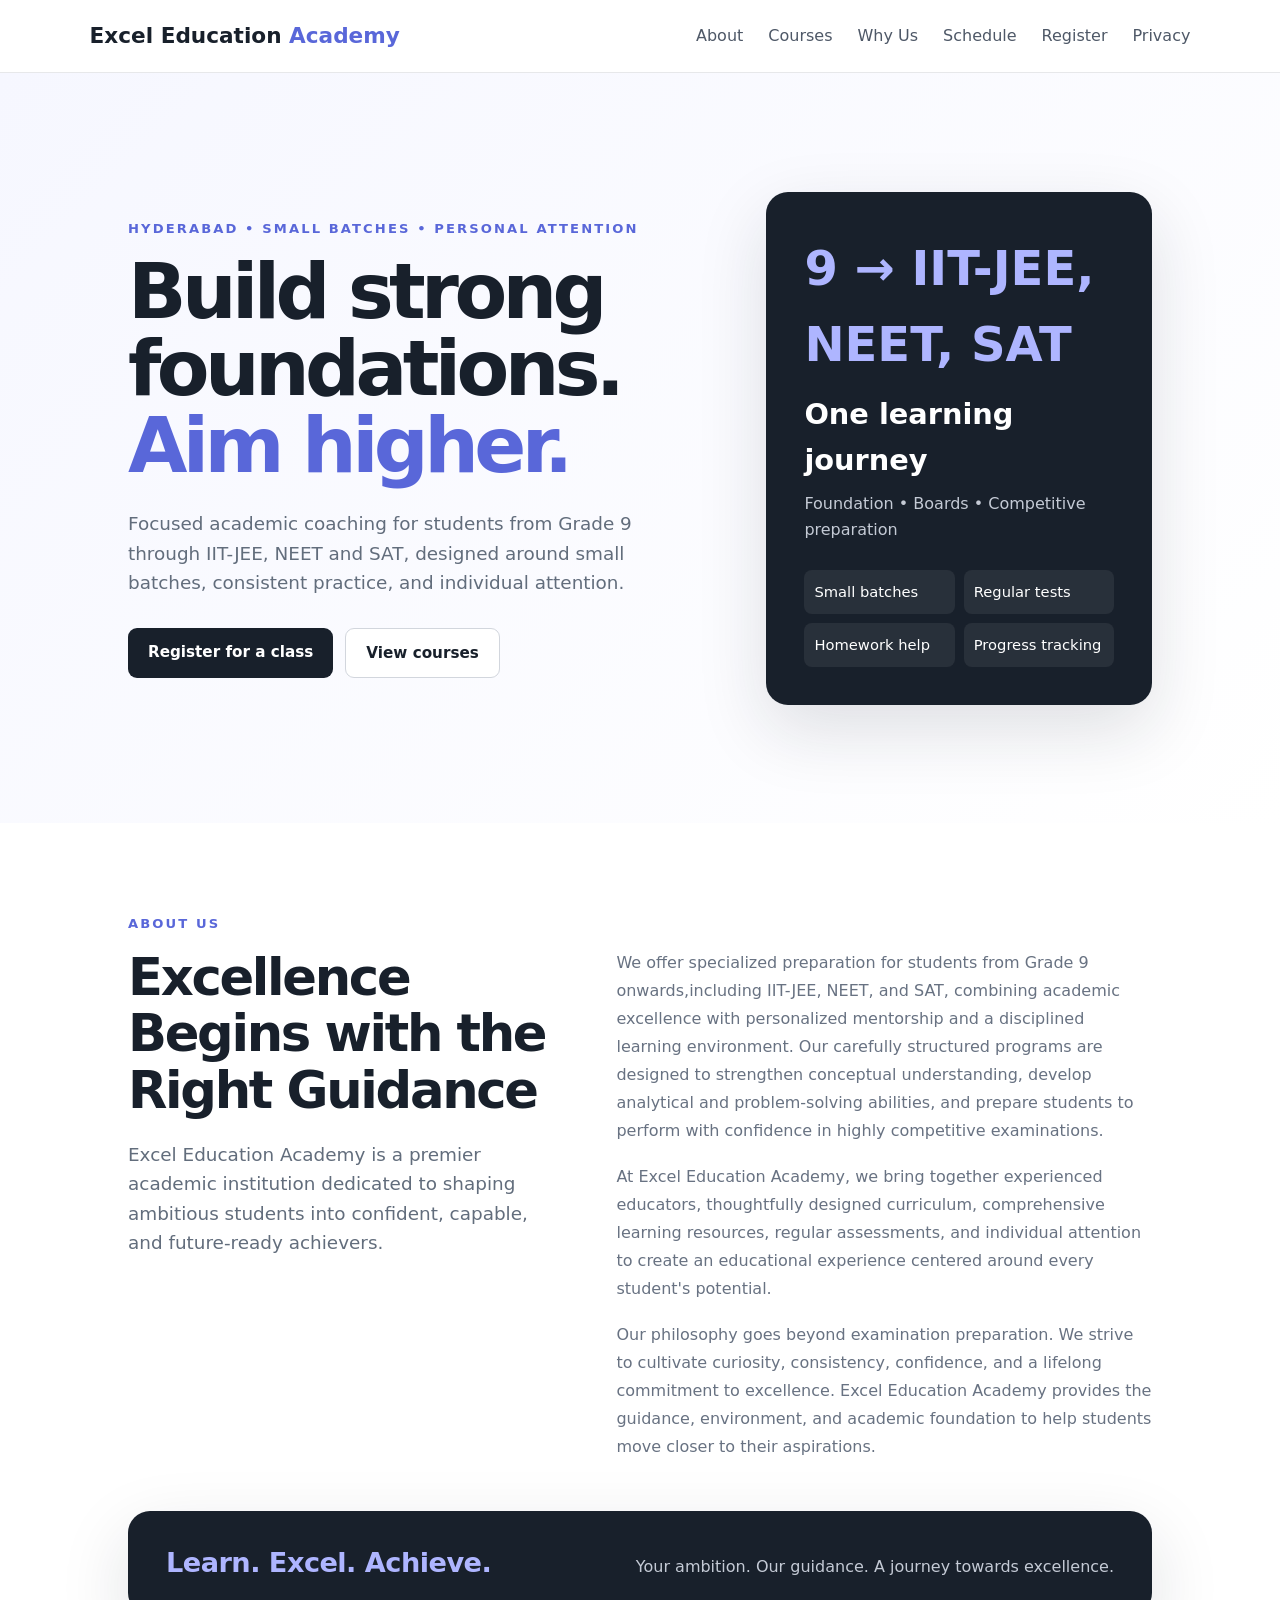
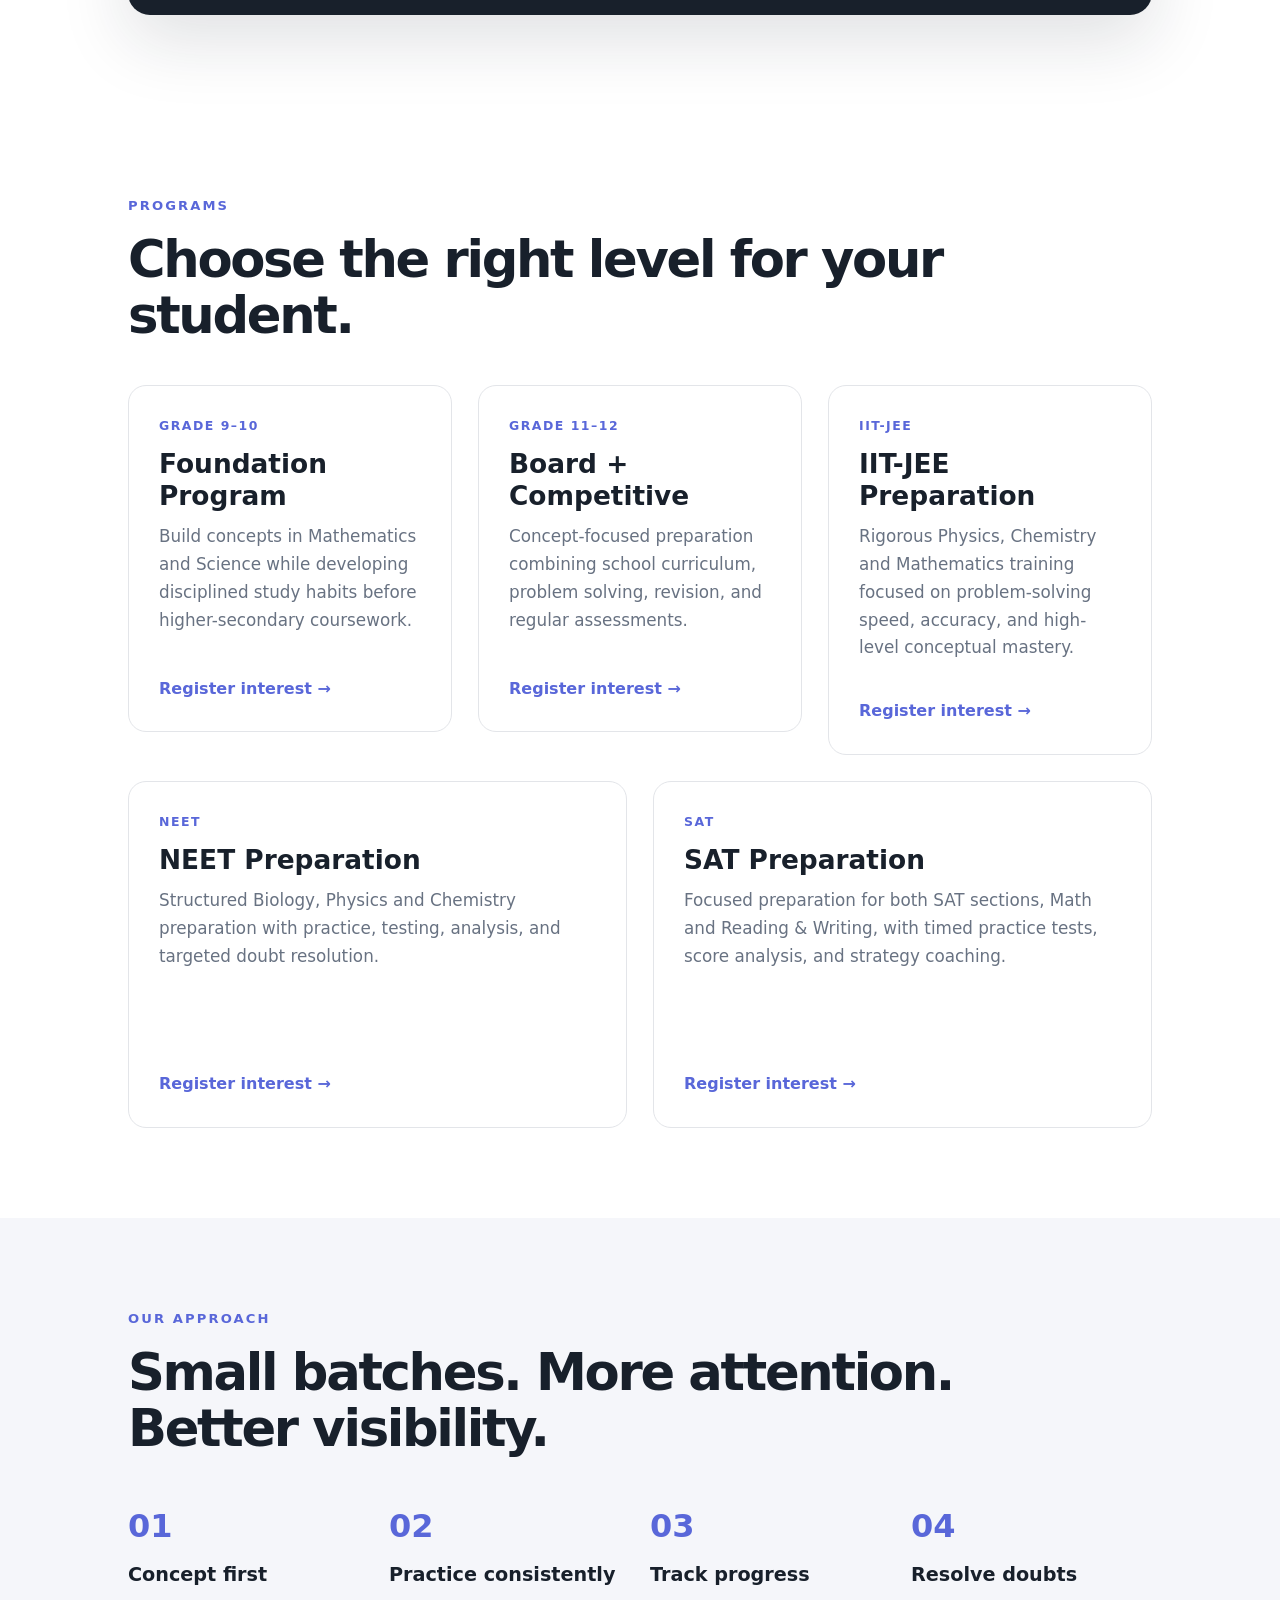
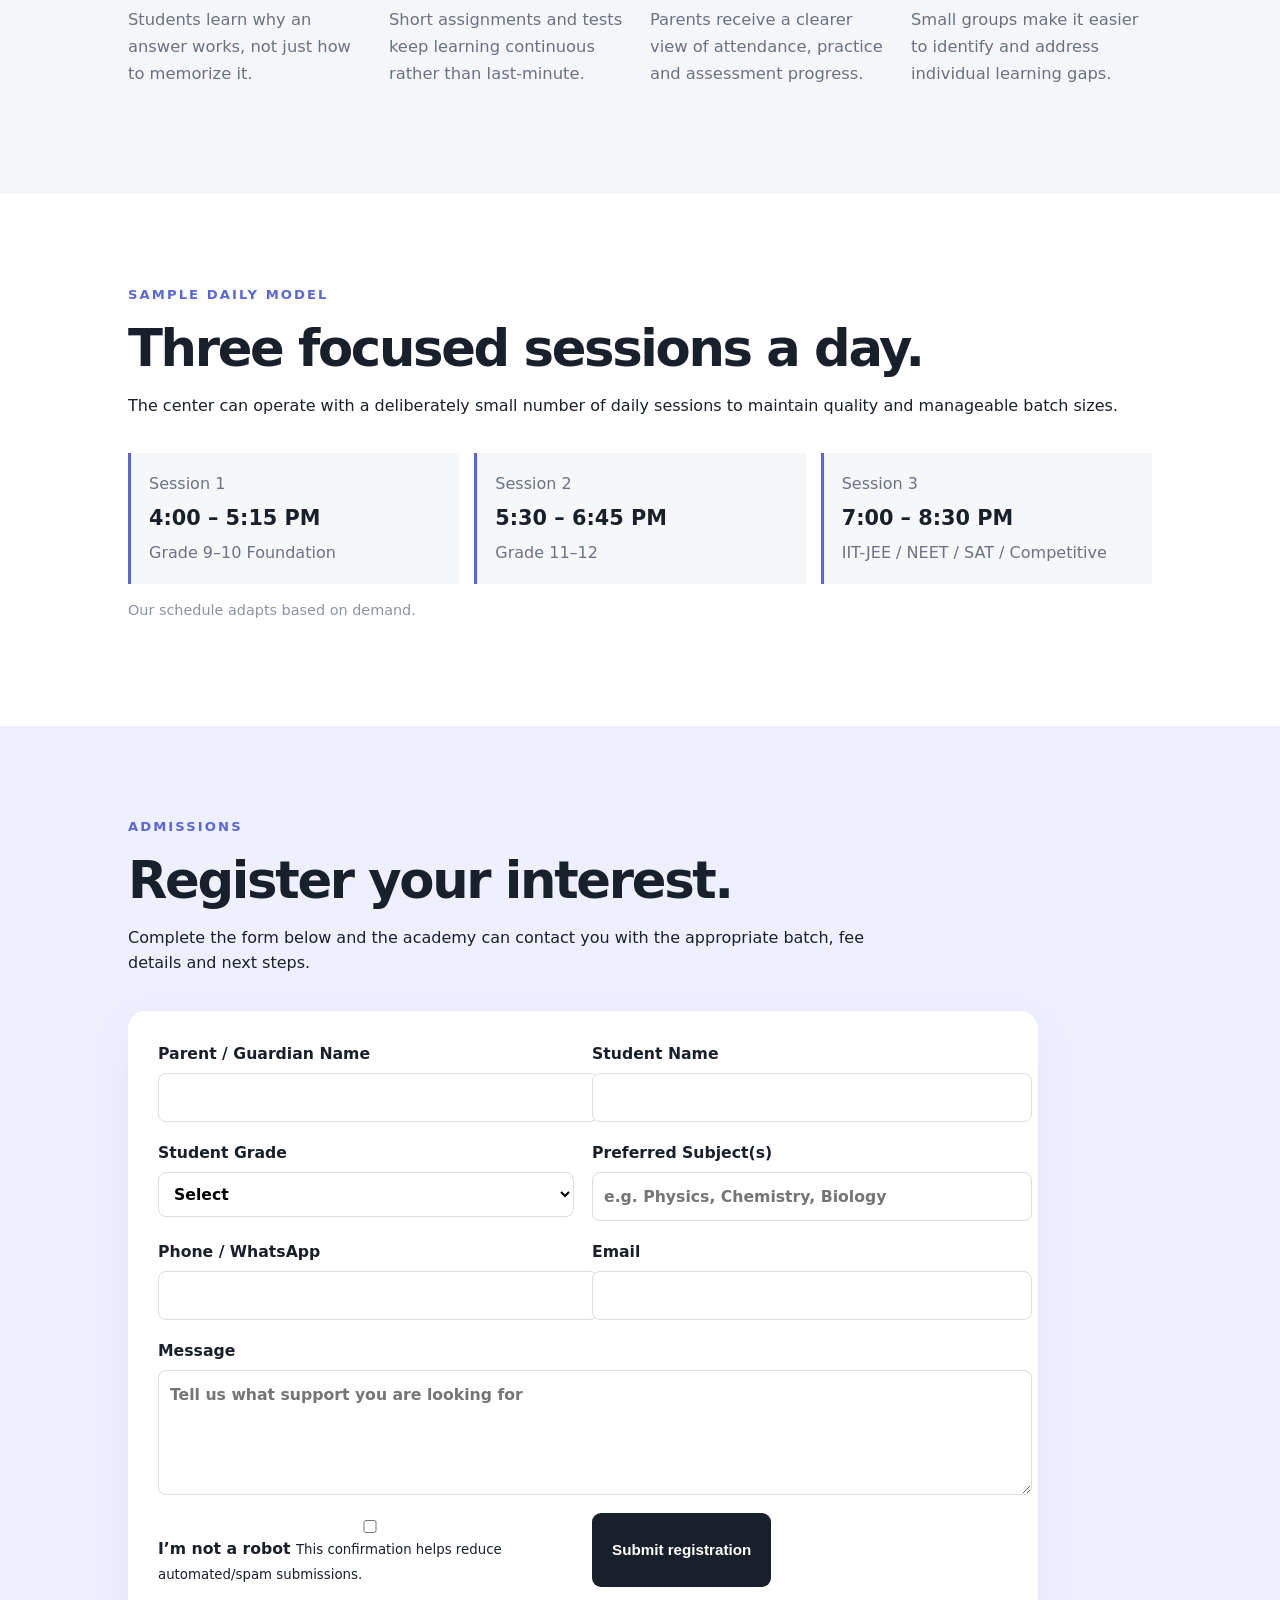
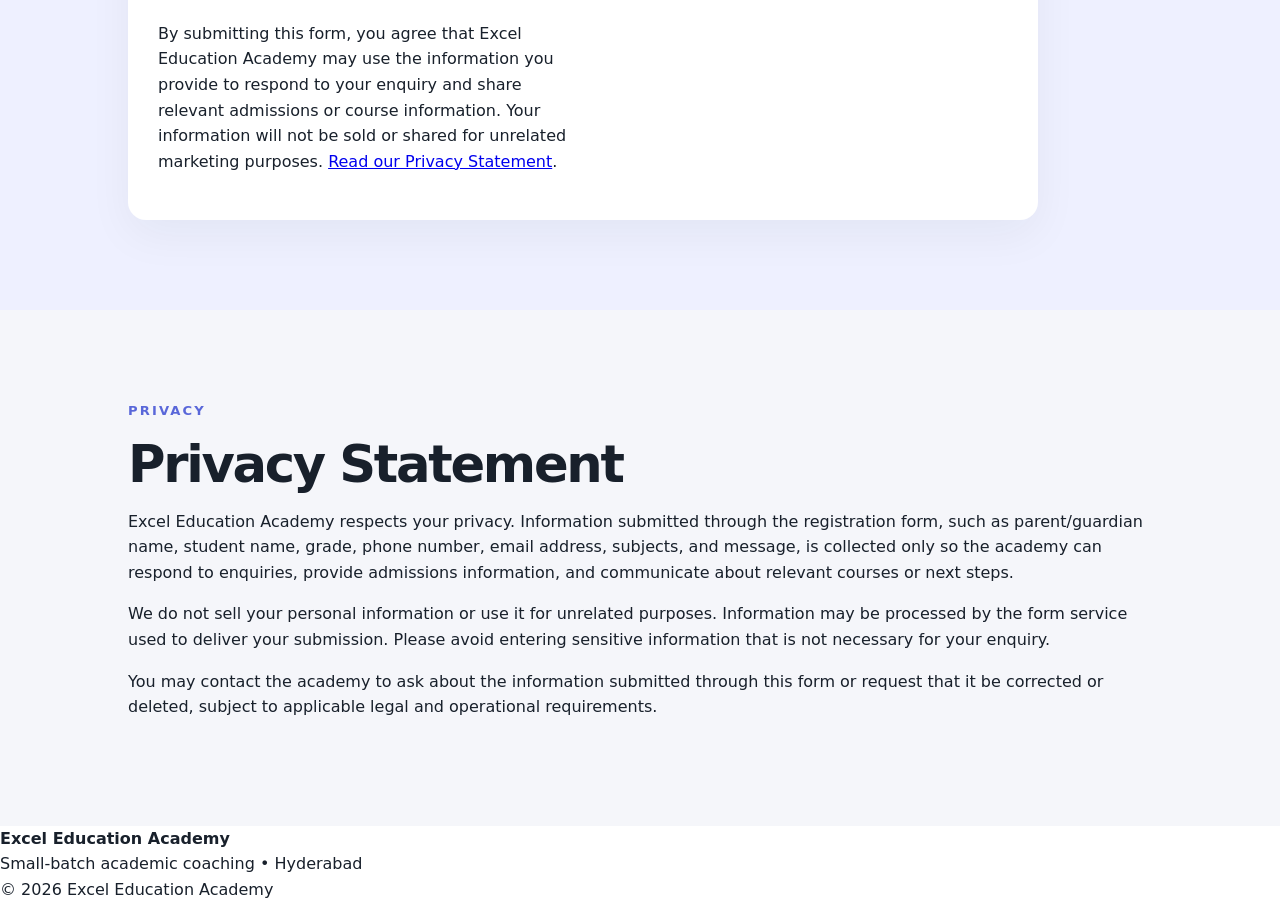
<file: index.html>
<!DOCTYPE html>
<html lang="en">
<head>
<meta charset="UTF-8">
<meta name="viewport" content="width=device-width, initial-scale=1.0">
<meta name="description" content="Small-batch academic coaching for Grade 9 through IIT JEE, NEET and SAT">
<title>Excel Education Academy | Small-Batch Coaching</title>
<link rel="stylesheet" href="style.css">
<style>
  /* Keep "Register interest" aligned at the same position on every card,
     regardless of how long each card's description text is. */
  #courses .cards {
    display: flex;
    flex-wrap: wrap;
    align-items: stretch;
  }
  #courses .cards article {
    display: flex;
    flex-direction: column;
    flex: 1 1 260px;
  }
  #courses .cards article a {
    margin-top: auto;
    padding-top: 12px;
  }
</style>

  <script src="https://www.google.com/recaptcha/api.js" async defer></script>
</head>
<body>
<header>
  <div class="brand">Excel Education<span> Academy</span></div>
  <nav>
    <a href="#about">About</a>
    <a href="#courses">Courses</a>
    <a href="#why">Why Us</a>
    <a href="#schedule">Schedule</a>
    <a href="#register">Register</a>
      <a href="#privacy">Privacy</a>
  </nav>
</header>

<section class="hero">
  <div>
    <div class="eyebrow">HYDERABAD • SMALL BATCHES • PERSONAL ATTENTION</div>
    <h1>Build strong foundations.<br><em>Aim higher.</em></h1>
    <p>Focused academic coaching for students from Grade 9 through IIT-JEE, NEET and SAT, designed around small batches, consistent practice, and individual attention.</p>
    <div class="buttons">
      <a class="btn dark" href="#register">Register for a class</a>
      <a class="btn light" href="#courses">View courses</a>
    </div>
  </div>
  <div class="hero-box">
    <div class="number">9 → IIT-JEE, NEET, SAT</div>
    <h3>One learning journey</h3>
    <p>Foundation • Boards • Competitive preparation</p>
    <div class="mini-grid"><span>Small batches</span><span>Regular tests</span><span>Homework help</span><span>Progress tracking</span></div>
  </div>
</section>

<section id="about" class="section">
  <div class="eyebrow">ABOUT US</div>
  <div class="about-wrap">
    <div class="about-lead">
      <h2>Excellence Begins with the Right Guidance</h2>
      <p class="lede">Excel Education Academy is a premier academic institution dedicated to shaping ambitious students into confident, capable, and future-ready achievers.</p>
    </div>
    <div class="about-body">
      <p>We offer specialized preparation for students from Grade 9 onwards,including IIT-JEE, NEET, and SAT, combining academic excellence with personalized mentorship and a disciplined learning environment. Our carefully structured programs are designed to strengthen conceptual understanding, develop analytical and problem-solving abilities, and prepare students to perform with confidence in highly competitive examinations.</p>
      <p>At Excel Education Academy, we bring together experienced educators, thoughtfully designed curriculum, comprehensive learning resources, regular assessments, and individual attention to create an educational experience centered around every student's potential.</p>
      <p>Our philosophy goes beyond examination preparation. We strive to cultivate curiosity, consistency, confidence, and a lifelong commitment to excellence. Excel Education Academy provides the guidance, environment, and academic foundation to help students move closer to their aspirations.</p>
    </div>
  </div>
  <div class="about-close">
    <p class="motto">Learn. Excel. Achieve.</p>
    <p class="sub">Your ambition. Our guidance. A journey towards excellence.</p>
  </div>
</section>

<section id="courses" class="section">
  <div class="eyebrow">PROGRAMS</div>
  <h2>Choose the right level for your student.</h2>
<div class="cards">
  <article>
    <b>GRADE 9–10</b>
    <h3>Foundation Program</h3>
    <p>Build concepts in Mathematics and Science while developing disciplined study habits before higher-secondary coursework.</p>
    <a href="#register">Register interest →</a>
  </article>

  <article>
    <b>GRADE 11–12</b>
    <h3>Board + Competitive</h3>
    <p>Concept-focused preparation combining school curriculum, problem solving, revision, and regular assessments.</p>
    <a href="#register">Register interest →</a>
  </article>

  <article>
    <b>IIT-JEE</b>
    <h3>IIT-JEE Preparation</h3>
    <p>Rigorous Physics, Chemistry and Mathematics training focused on problem-solving speed, accuracy, and high-level conceptual mastery.</p>
    <a href="#register">Register interest →</a>
  </article>

  <article>
    <b>NEET</b>
    <h3>NEET Preparation</h3>
    <p>Structured Biology, Physics and Chemistry preparation with practice, testing, analysis, and targeted doubt resolution.</p>
    <a href="#register">Register interest →</a>
  </article>

  <article>
    <b>SAT</b>
    <h3>SAT Preparation</h3>
    <p>Focused preparation for both SAT sections, Math and Reading & Writing, with timed practice tests, score analysis, and strategy coaching.</p>
    <a href="#register">Register interest →</a>
  </article>
</div>

</section>

<section id="why" class="section pale">
  <div class="eyebrow">OUR APPROACH</div>
  <h2>Small batches. More attention. Better visibility.</h2>
  <div class="features">
    <div><strong>01</strong><h3>Concept first</h3><p>Students learn why an answer works, not just how to memorize it.</p></div>
    <div><strong>02</strong><h3>Practice consistently</h3><p>Short assignments and tests keep learning continuous rather than last-minute.</p></div>
    <div><strong>03</strong><h3>Track progress</h3><p>Parents receive a clearer view of attendance, practice and assessment progress.</p></div>
    <div><strong>04</strong><h3>Resolve doubts</h3><p>Small groups make it easier to identify and address individual learning gaps.</p></div>
  </div>
</section>

<section id="schedule" class="section">
  <div class="eyebrow">SAMPLE DAILY MODEL</div>
  <h2>Three focused sessions a day.</h2>
  <p class="intro">The center can operate with a deliberately small number of daily sessions to maintain quality and manageable batch sizes.</p>
  <div class="schedule">
    <div><span>Session 1</span><b>4:00 – 5:15 PM</b><small>Grade 9–10 Foundation</small></div>
    <div><span>Session 2</span><b>5:30 – 6:45 PM</b><small>Grade 11–12</small></div>
    <div><span>Session 3</span><b>7:00 – 8:30 PM</b><small>IIT-JEE / NEET / SAT / Competitive</small></div>
  </div>
  <p class="note">Our schedule adapts based on demand.</p>
</section>

<section id="register" class="register">
  <div class="section">
    <div class="eyebrow">ADMISSIONS</div>
    <h2>Register your interest.</h2>
    <p class="intro">Complete the form below and the academy can contact you with the appropriate batch, fee details and next steps.</p>
    <form action="https://formsubmit.co/connect.sristi@gmail.com" method="POST">
      <input type="hidden" name="_subject" value="New Excel Education Academy Registration">
      <input type="hidden" name="_captcha" value="true">
      <input type="hidden" name="_template" value="table">
      <label>Parent / Guardian Name<input required name="parent_name" type="text"></label>
      <label>Student Name<input required name="student_name" type="text"></label>
      <label>Student Grade
        <select required name="grade">
          <option value="">Select</option><option>Grade 9</option><option>Grade 10</option>
          <option>Grade 11</option><option>Grade 12</option><option>IIT-JEE</option><option>NEET</option><option>SAT</option>
        </select>
      </label>
      <label>Preferred Subject(s)<input name="subjects" type="text" placeholder="e.g. Physics, Chemistry, Biology"></label>
      <label>Phone / WhatsApp<input required name="phone" type="tel"></label>
      <label>Email<input required name="email" type="email"></label>
      <label>Message<textarea name="message" rows="4" placeholder="Tell us what support you are looking for"></textarea></label>
      <div class="captcha-box" aria-label="Spam protection">
        <label>
          <input type="checkbox" required name="captcha_confirmation" value="confirmed">
          I’m not a robot
        </label>
        <small>This confirmation helps reduce automated/spam submissions.</small>
      </div>
      <button class="btn dark" type="submit">Submit registration</button>
      <p class="privacy-consent">
        By submitting this form, you agree that Excel Education Academy may use the
        information you provide to respond to your enquiry and share relevant admissions
        or course information. Your information will not be sold or shared for unrelated
        marketing purposes.
        <a href="#privacy">Read our Privacy Statement</a>.
      </p>
      </form>
  </div>
</section>
    
      <section id="privacy" class="section pale">
  <div class="eyebrow">PRIVACY</div>
  <h2>Privacy Statement</h2>
  <p class="intro">
    Excel Education Academy respects your privacy. Information submitted through the
    registration form, such as parent/guardian name, student name, grade, phone number,
    email address, subjects, and message, is collected only so the academy can respond
    to enquiries, provide admissions information, and communicate about relevant
    courses or next steps.
  </p>
  <p class="intro">
    We do not sell your personal information or use it for unrelated purposes.
    Information may be processed by the form service used to deliver your submission.
    Please avoid entering sensitive information that is not necessary for your enquiry.
  </p>
  <p class="intro">
    You may contact the academy to ask about the information submitted through this form
    or request that it be corrected or deleted, subject to applicable legal and
    operational requirements.
  </p>
</section>
<footer>
  <div><strong>Excel Education Academy</strong><br>Small-batch academic coaching • Hyderabad</div>
  <div>© 2026 Excel Education Academy</div>
</footer>
</body>
</html>
</file>
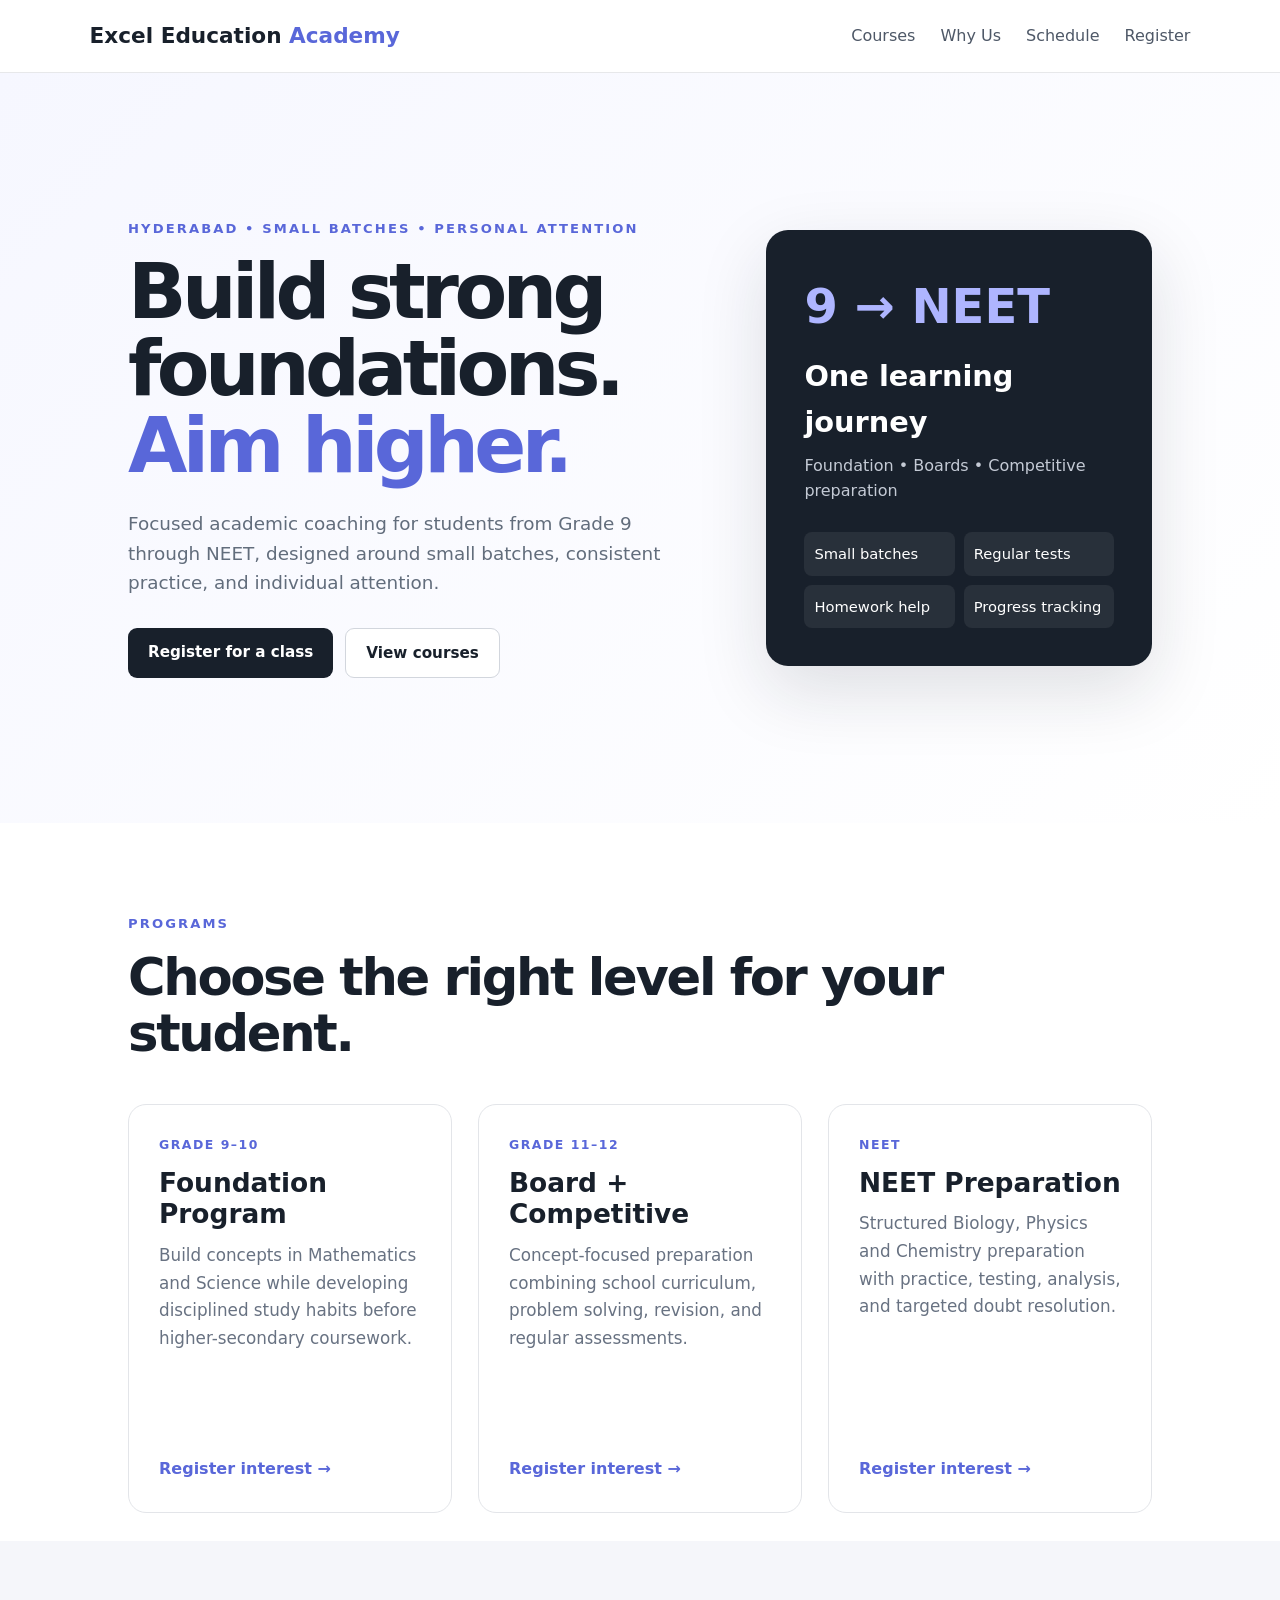
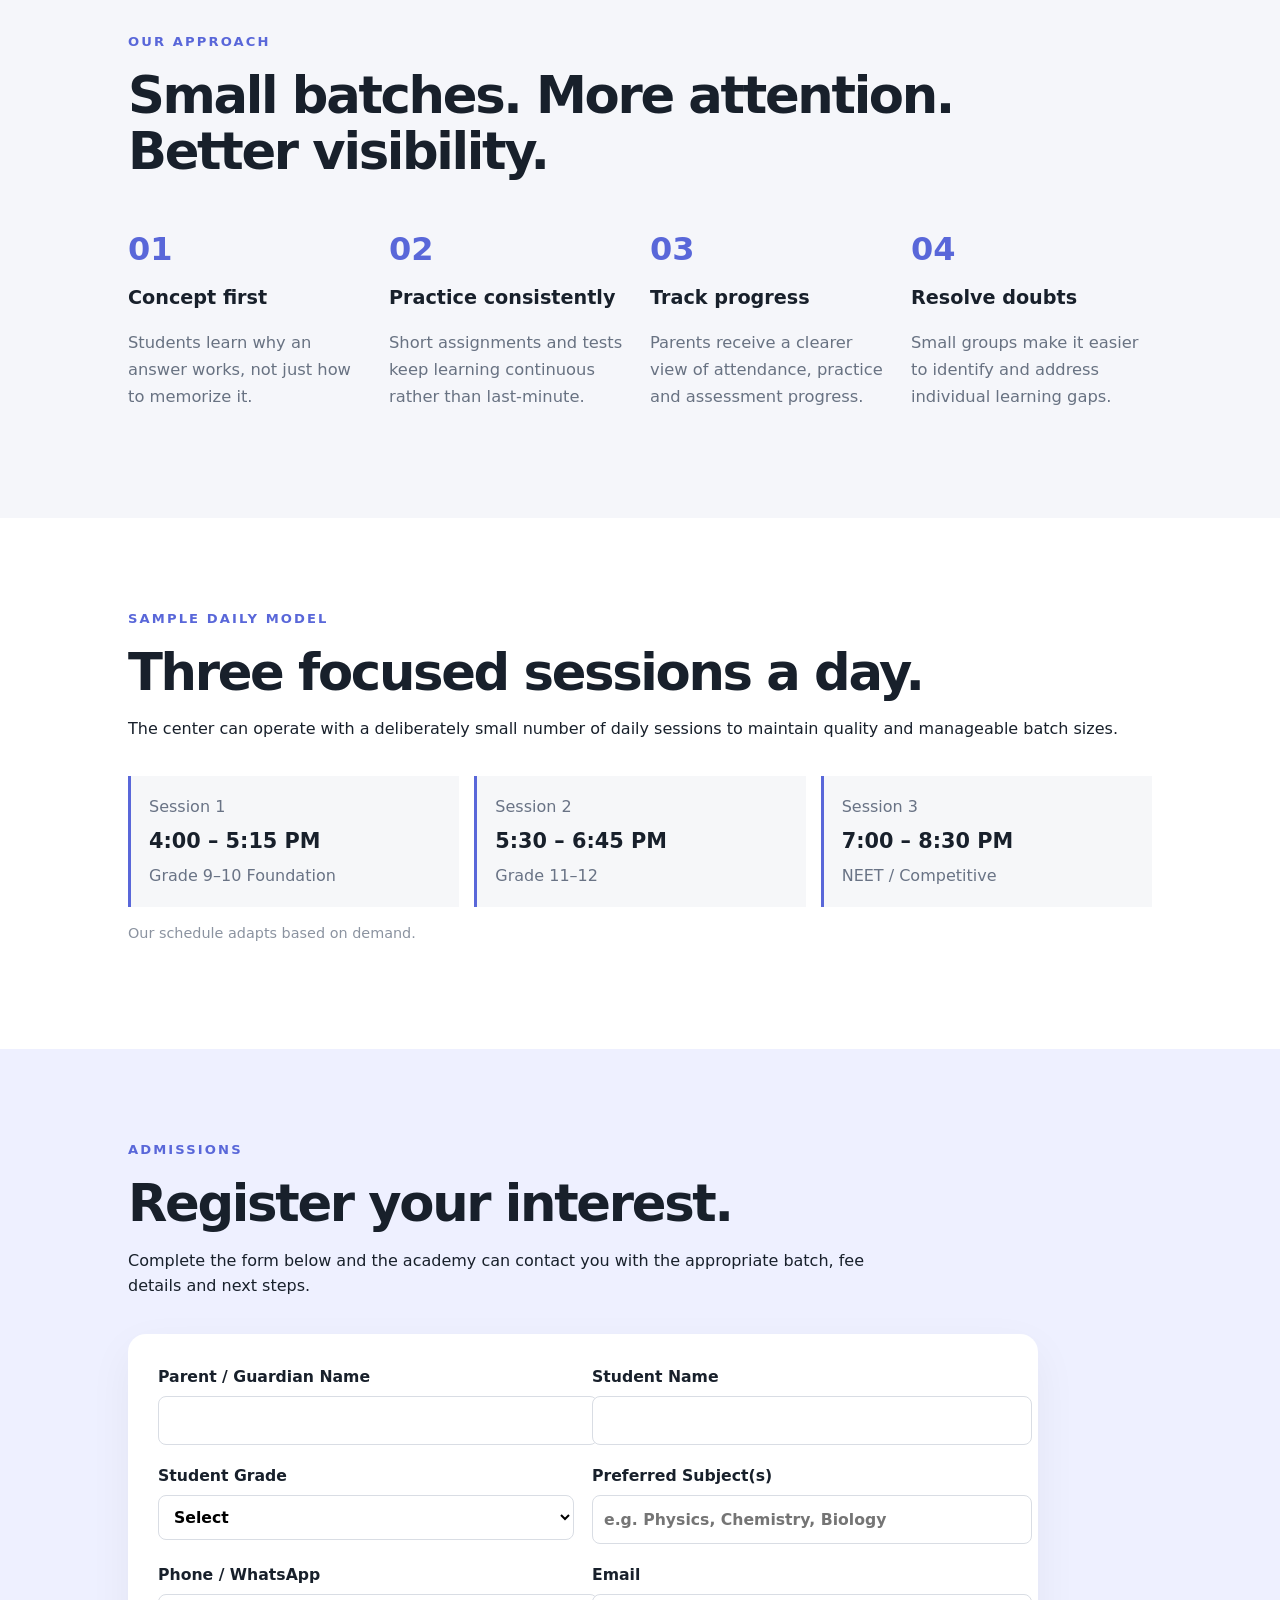
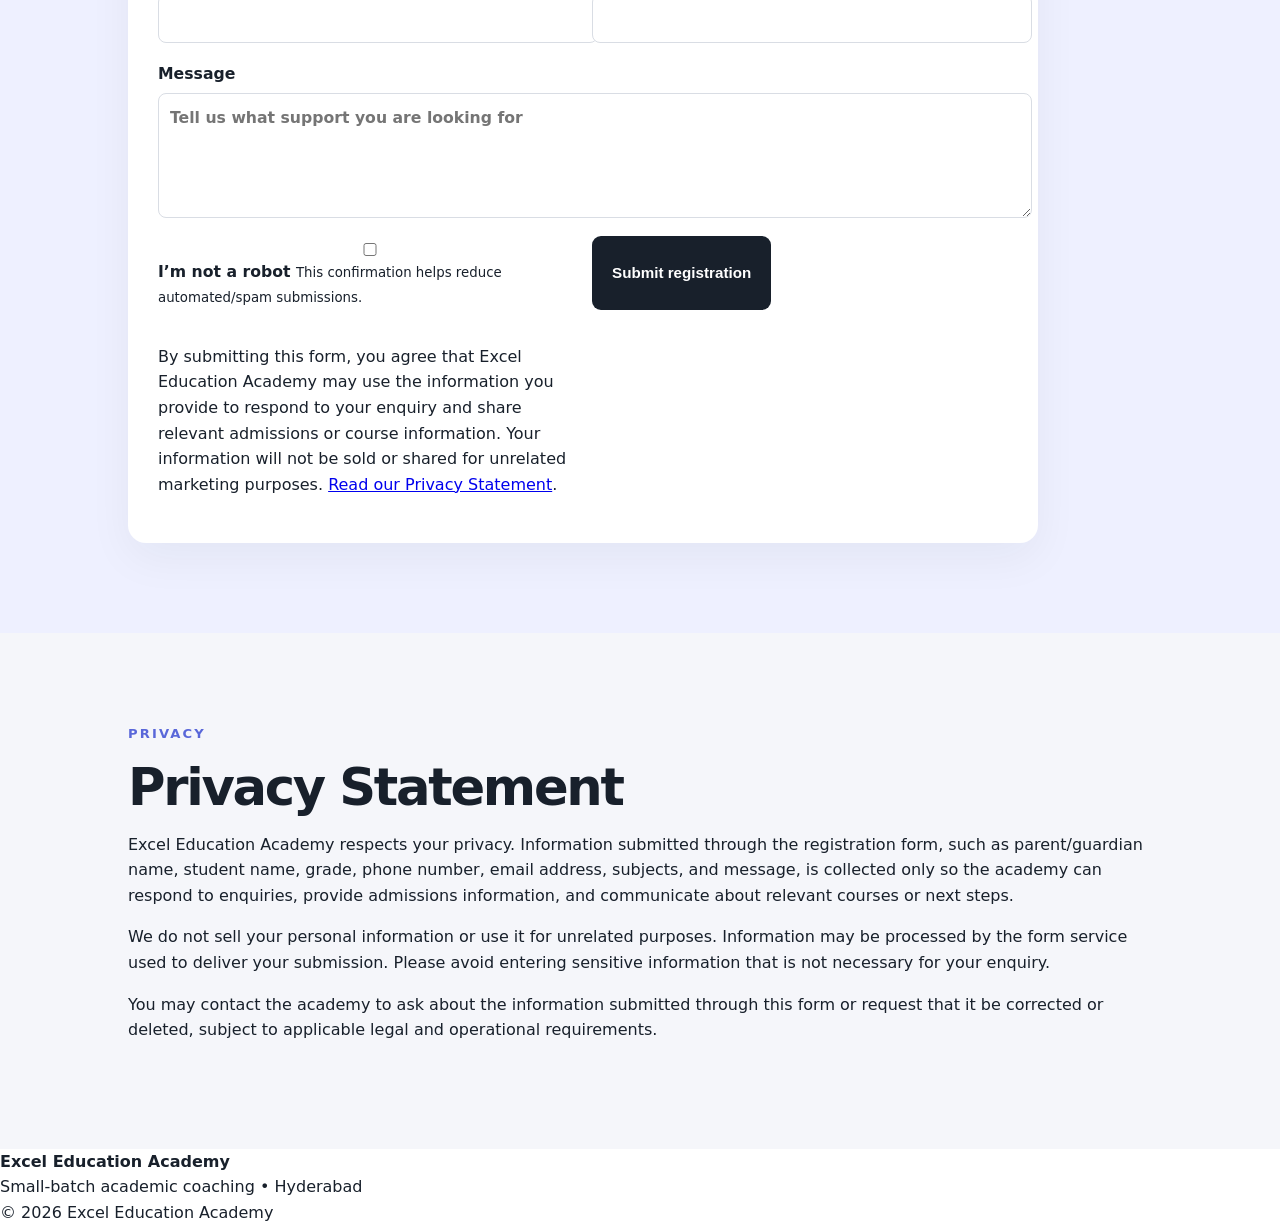
<file: index_updated.html>
<!DOCTYPE html>
<html lang="en">
<head>
<meta charset="UTF-8">
<meta name="viewport" content="width=device-width, initial-scale=1.0">
<meta name="description" content="Small-batch academic coaching for Grade 9 through NEET.">
<title>Excel Education Academy | Small-Batch Coaching</title>
<link rel="stylesheet" href="style.css">
</head>
<body>
<header>
  <div class="brand">Excel Education<span> Academy</span></div>
  <nav>
    <a href="#courses">Courses</a>
    <a href="#why">Why Us</a>
    <a href="#schedule">Schedule</a>
    <a href="#register">Register</a>
  </nav>
</header>

<section class="hero">
  <div>
    <div class="eyebrow">HYDERABAD • SMALL BATCHES • PERSONAL ATTENTION</div>
    <h1>Build strong foundations.<br><em>Aim higher.</em></h1>
    <p>Focused academic coaching for students from Grade 9 through NEET, designed around small batches, consistent practice, and individual attention.</p>
    <div class="buttons">
      <a class="btn dark" href="#register">Register for a class</a>
      <a class="btn light" href="#courses">View courses</a>
    </div>
  </div>
  <div class="hero-box">
    <div class="number">9 → NEET</div>
    <h3>One learning journey</h3>
    <p>Foundation • Boards • Competitive preparation</p>
    <div class="mini-grid"><span>Small batches</span><span>Regular tests</span><span>Homework help</span><span>Progress tracking</span></div>
  </div>
</section>

<section id="courses" class="section">
  <div class="eyebrow">PROGRAMS</div>
  <h2>Choose the right level for your student.</h2>
  <div class="cards">
    <article><b>GRADE 9–10</b><h3>Foundation Program</h3><p>Build concepts in Mathematics and Science while developing disciplined study habits before higher-secondary coursework.</p><a href="#register">Register interest →</a></article>
    <article><b>GRADE 11–12</b><h3>Board + Competitive</h3><p>Concept-focused preparation combining school curriculum, problem solving, revision, and regular assessments.</p><a href="#register">Register interest →</a></article>
    <article><b>NEET</b><h3>NEET Preparation</h3><p>Structured Biology, Physics and Chemistry preparation with practice, testing, analysis, and targeted doubt resolution.</p><a href="#register">Register interest →</a></article>
  </div>
</section>

<section id="why" class="section pale">
  <div class="eyebrow">OUR APPROACH</div>
  <h2>Small batches. More attention. Better visibility.</h2>
  <div class="features">
    <div><strong>01</strong><h3>Concept first</h3><p>Students learn why an answer works, not just how to memorize it.</p></div>
    <div><strong>02</strong><h3>Practice consistently</h3><p>Short assignments and tests keep learning continuous rather than last-minute.</p></div>
    <div><strong>03</strong><h3>Track progress</h3><p>Parents receive a clearer view of attendance, practice and assessment progress.</p></div>
    <div><strong>04</strong><h3>Resolve doubts</h3><p>Small groups make it easier to identify and address individual learning gaps.</p></div>
  </div>
</section>

<section id="schedule" class="section">
  <div class="eyebrow">SAMPLE DAILY MODEL</div>
  <h2>Three focused sessions a day.</h2>
  <p class="intro">The center can operate with a deliberately small number of daily sessions to maintain quality and manageable batch sizes.</p>
  <div class="schedule">
    <div><span>Session 1</span><b>4:00 – 5:15 PM</b><small>Grade 9–10 Foundation</small></div>
    <div><span>Session 2</span><b>5:30 – 6:45 PM</b><small>Grade 11–12</small></div>
    <div><span>Session 3</span><b>7:00 – 8:30 PM</b><small>NEET / Competitive</small></div>
  </div>
  <p class="note">Our schedule adapts based on demand.</p>
</section>

<section id="register" class="register">
  <div class="section">
    <div class="eyebrow">ADMISSIONS</div>
    <h2>Register your interest.</h2>
    <p class="intro">Complete the form below and the academy can contact you with the appropriate batch, fee details and next steps.</p>
    <form action="https://formsubmit.co/connect.sristi@gmail.com" method="POST">
      <input type="hidden" name="_subject" value="New Excel Education Academy Registration">
      <input type="hidden" name="_captcha" value="true">
      <input type="hidden" name="_template" value="table">
      <label>Parent / Guardian Name<input required name="parent_name" type="text"></label>
      <label>Student Name<input required name="student_name" type="text"></label>
      <label>Student Grade
        <select required name="grade">
          <option value="">Select</option><option>Grade 9</option><option>Grade 10</option>
          <option>Grade 11</option><option>Grade 12</option><option>NEET</option>
        </select>
      </label>
      <label>Preferred Subject(s)<input name="subjects" type="text" placeholder="e.g. Physics, Chemistry, Biology"></label>
      <label>Phone / WhatsApp<input required name="phone" type="tel"></label>
      <label>Email<input required name="email" type="email"></label>
      <label>Message<textarea name="message" rows="4" placeholder="Tell us what support you are looking for"></textarea></label>
      <div class="captcha-box" aria-label="Spam protection">
        <label>
          <input type="checkbox" required name="captcha_confirmation" value="confirmed">
          I’m not a robot
        </label>
        <small>This confirmation helps reduce automated/spam submissions.</small>
      </div>
      <button class="btn dark" type="submit">Submit registration</button>
      <p class="privacy-consent">
        By submitting this form, you agree that Excel Education Academy may use the
        information you provide to respond to your enquiry and share relevant admissions
        or course information. Your information will not be sold or shared for unrelated
        marketing purposes.
        <a href="#privacy">Read our Privacy Statement</a>.
      </p>
      </form>
  </div>
</section>

<section id="privacy" class="section pale">
  <div class="eyebrow">PRIVACY</div>
  <h2>Privacy Statement</h2>
  <p class="intro">
    Excel Education Academy respects your privacy. Information submitted through the
    registration form, such as parent/guardian name, student name, grade, phone number,
    email address, subjects, and message, is collected only so the academy can respond
    to enquiries, provide admissions information, and communicate about relevant
    courses or next steps.
  </p>
  <p class="intro">
    We do not sell your personal information or use it for unrelated purposes.
    Information may be processed by the form service used to deliver your submission.
    Please avoid entering sensitive information that is not necessary for your enquiry.
  </p>
  <p class="intro">
    You may contact the academy to ask about the information submitted through this form
    or request that it be corrected or deleted, subject to applicable legal and
    operational requirements.
  </p>
</section>

<footer>
  <div><strong>Excel Education Academy</strong><br>Small-batch academic coaching • Hyderabad</div>
  <div>© 2026 Excel Education Academy</div>
</footer>
</body>
</html>
</file>
<file: style.css>
```css
*{box-sizing:border-box}
html{scroll-behavior:smooth}
body{margin:0;font-family:Inter,system-ui,-apple-system,"Segoe UI",sans-serif;color:#18202b;line-height:1.6}

header{
  height:72px;
  padding:0 7%;
  display:flex;
  align-items:center;
  justify-content:space-between;
  border-bottom:1px solid #e7e8ea;
  background:#fff;
  position:sticky;
  top:0;
  z-index:5
}

.brand{font-size:1.35rem;font-weight:850}
.brand span{color:#5967d9}

nav{display:flex;gap:25px}
nav a{text-decoration:none;color:#4e5867;font-size:1rem}

.hero{
  padding:90px 10%;
  min-height:570px;
  display:grid;
  grid-template-columns:1.2fr .8fr;
  gap:60px;
  align-items:center;
  background:linear-gradient(135deg,#f6f7ff,#fff)
}

.eyebrow{
  font-size:.82rem;
  font-weight:850;
  letter-spacing:.16em;
  color:#5967d9;
  margin-bottom:15px
}

.hero h1{
  font-size:clamp(3rem,6vw,5.6rem);
  line-height:1;
  letter-spacing:-.06em;
  margin:0
}

.hero h1 em{font-style:normal;color:#5967d9}

.hero p{
  font-size:1.15rem;
  color:#626d7c;
  max-width:650px;
  margin:25px 0 30px
}

.buttons{display:flex;gap:12px;flex-wrap:wrap}

.btn{
  display:inline-block;
  padding:12px 20px;
  border-radius:9px;
  text-decoration:none;
  font-weight:750;
  border:0;
  cursor:pointer;
  font-size:.95rem
}

.dark{background:#18202b;color:#fff}
.dark:hover{background:#5967d9}

.light{
  border:1px solid #d2d6dd;
  color:#18202b;
  background:#fff
}

.hero-box{
  background:#18202b;
  color:#fff;
  border-radius:22px;
  padding:38px;
  min-height:320px;
  display:flex;
  flex-direction:column;
  justify-content:center;
  box-shadow:0 25px 70px #18202b22
}

.number{font-size:3rem;font-weight:850;color:#aeb5ff}

.hero-box h3{font-size:1.8rem;margin:8px 0}

.hero-box p{
  font-size:1rem;
  margin:0;
  color:#c4cad5
}

.mini-grid{
  display:grid;
  grid-template-columns:1fr 1fr;
  gap:9px;
  margin-top:28px
}

.mini-grid span{
  padding:10px;
  background:#ffffff12;
  border-radius:8px;
  font-size:.92rem
}

.section{
  padding:90px 10%;
  max-width:1400px;
  margin:auto
}

.section h2,.register h2{
  font-size:clamp(2.1rem,4vw,3.5rem);
  line-height:1.1;
  letter-spacing:-.045em;
  margin:0;
  max-width:850px
}


/* =========================
   PROGRAM CARDS
   ========================= */

.cards{
  display:grid;
  grid-template-columns:repeat(3,minmax(0,1fr));
  gap:26px;
  margin-top:42px;
  align-items:stretch;
}

.cards article{
  border:1px solid #e3e5e9;
  border-radius:18px;
  padding:30px;
  min-height:285px;
  display:flex;
  flex-direction:column;
  height:100%;
  background:#fff;
}

.cards b{
  font-size:.78rem;
  color:#5967d9;
  letter-spacing:.12em
}

.cards h3{
  font-size:1.65rem;
  line-height:1.2;
  margin:12px 0
}

.cards p{
  color:#687282;
  font-size:1.05rem;
  line-height:1.65;
  flex-grow:1;
  margin:0 0 24px;
}

.cards a{
  color:#5967d9;
  font-size:1rem;
  font-weight:750;
  text-decoration:none;
  margin-top:auto;
}


/* =========================
   OTHER SECTIONS
   ========================= */

.pale{
  max-width:none;
  background:#f5f6fa
}

.features{
  max-width:1200px;
  margin:45px auto 0;
  display:grid;
  grid-template-columns:repeat(4,1fr);
  gap:20px
}

.features strong{
  font-size:2rem;
  color:#5967d9
}

.features h3{font-size:1.2rem;margin:8px 0}
.features p{color:#687282;font-size:1.02rem;line-height:1.65}

.schedule{
  display:grid;
  grid-template-columns:repeat(3,1fr);
  gap:15px;
  margin-top:35px
}

.schedule div{
  border-left:3px solid #5967d9;
  padding:18px;
  background:#f6f7f9
}

.schedule span,.schedule small{
  display:block;
  color:#697385;
  font-size:1rem
}

.schedule b{
  display:block;
  font-size:1.3rem;
  margin:5px 0
}

.note{
  font-size:.9rem;
  color:#8b93a0;
  margin-top:15px
}


/* =========================
   REGISTRATION
   ========================= */

.register{
  background:#eef0ff
}

.register form{
  max-width:850px;
  margin-top:35px;
  background:#fff;
  padding:30px;
  border-radius:18px;
  display:grid;
  grid-template-columns:1fr 1fr;
  gap:18px;
  box-shadow:0 15px 45px #18202b0d
}

.register label{
  font-weight:700;
  font-size:.98rem
}

.register label:nth-of-type(7){
  grid-column:1/-1
}

.register input,
.register select,
.register textarea{
  display:block;
  width:100%;
  margin-top:7px;
  border:1px solid #d9dde4;
  border-radius:8px;
  padding:11px;
  font:inherit;
  background:#fff
}

.register button{width:max-content}

 .form-note{
  grid-column:1/-1;
  font-size:.9rem;
  color:#7d8794;
  margin:0
}

.register .intro{
  max-width:750px
}


/* =========================
   ABOUT
   ========================= */

#about{
  scroll-margin-top:72px
}

.about-wrap{
  display:grid;
  grid-template-columns:1fr 1.25fr;
  gap:60px;
  align-items:start;
  margin-top:0
}

.about-lead .lede{
  font-size:1.15rem;
  color:#626d7c;
  margin:22px 0 0;
  max-width:460px
}

.about-body p{
  color:#687282;
  line-height:1.75;
  margin:0 0 18px;
  max-width:62ch
}

.about-body p:last-child{
  margin-bottom:0
}

.about-close{
  margin-top:50px;
  background:#18202b;
  color:#fff;
  border-radius:22px;
  padding:30px 38px;
  display:flex;
  flex-wrap:wrap;
  align-items:baseline;
  justify-content:space-between;
  gap:10px 40px;
  box-shadow:0 25px 70px #18202b22
}

.about-close .motto{
  font-size:1.7rem;
  font-weight:850;
  letter-spacing:-.02em;
  color:#aeb5ff;
  margin:0
}

.about-close .sub{
  color:#c4cad5;
  margin:0
}


/* =========================
   RESPONSIVE
   ========================= */

@media(max-width:1100px){
  .cards{
    grid-template-columns:repeat(2,minmax(0,1fr));
  }
}

@media(max-width:850px){

  header{
    padding:0 5%
  }

  nav{
    gap:10px
  }

  nav a:nth-child(-n+3){
    display:none
  }

  .hero{
    grid-template-columns:1fr;
    padding:70px 7%
  }

  .section{
    padding:70px 7%
  }

  .cards,
  .features,
  .schedule{
    grid-template-columns:1fr
  }

  .register form{
    grid-template-columns:1fr
  }

  .register label:nth-of-type(7){
    grid-column:auto
  }

  .about-wrap{
    grid-template-columns:1fr;
    gap:24px
  }

  .about-close{
    padding:26px
  }

  .form-note{
    grid-column:auto
  }

  footer{
    padding:25px 7%;
    display:block
  }

  footer div+div{
    margin-top:10px
  }
}
```


/* =========================
   PRIVACY & CONSENT
   ========================= */
.consent {
  grid-column: 1 / -1;
  display: flex;
  align-items: center;
  gap: 10px;
  font-size: .95rem;
  color: #4e5867;
}
.consent a { color: #5967d9; text-decoration: none; }
.g-recaptcha { grid-column: 1 / -1; }
.policy p { color: #687282; font-size: 1.02rem; line-height: 1.7; max-width: 75ch; }
</file>
